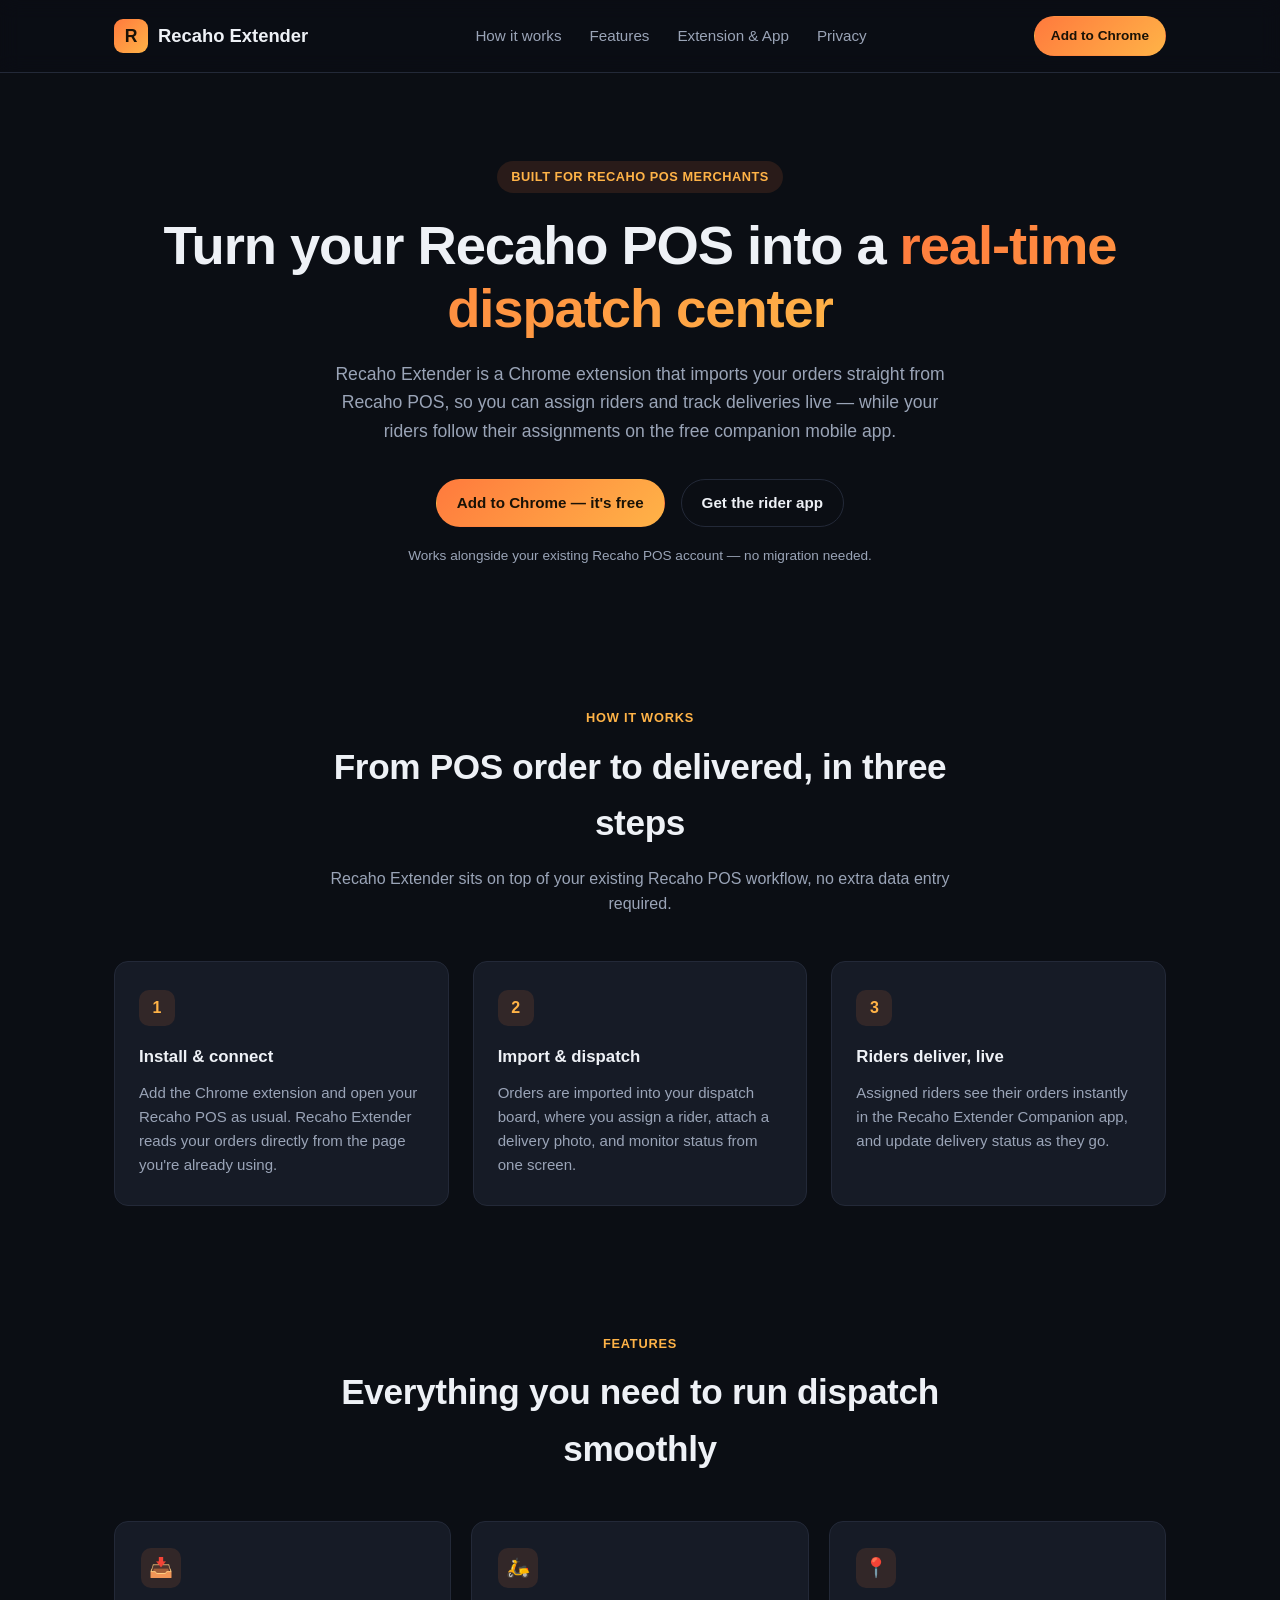
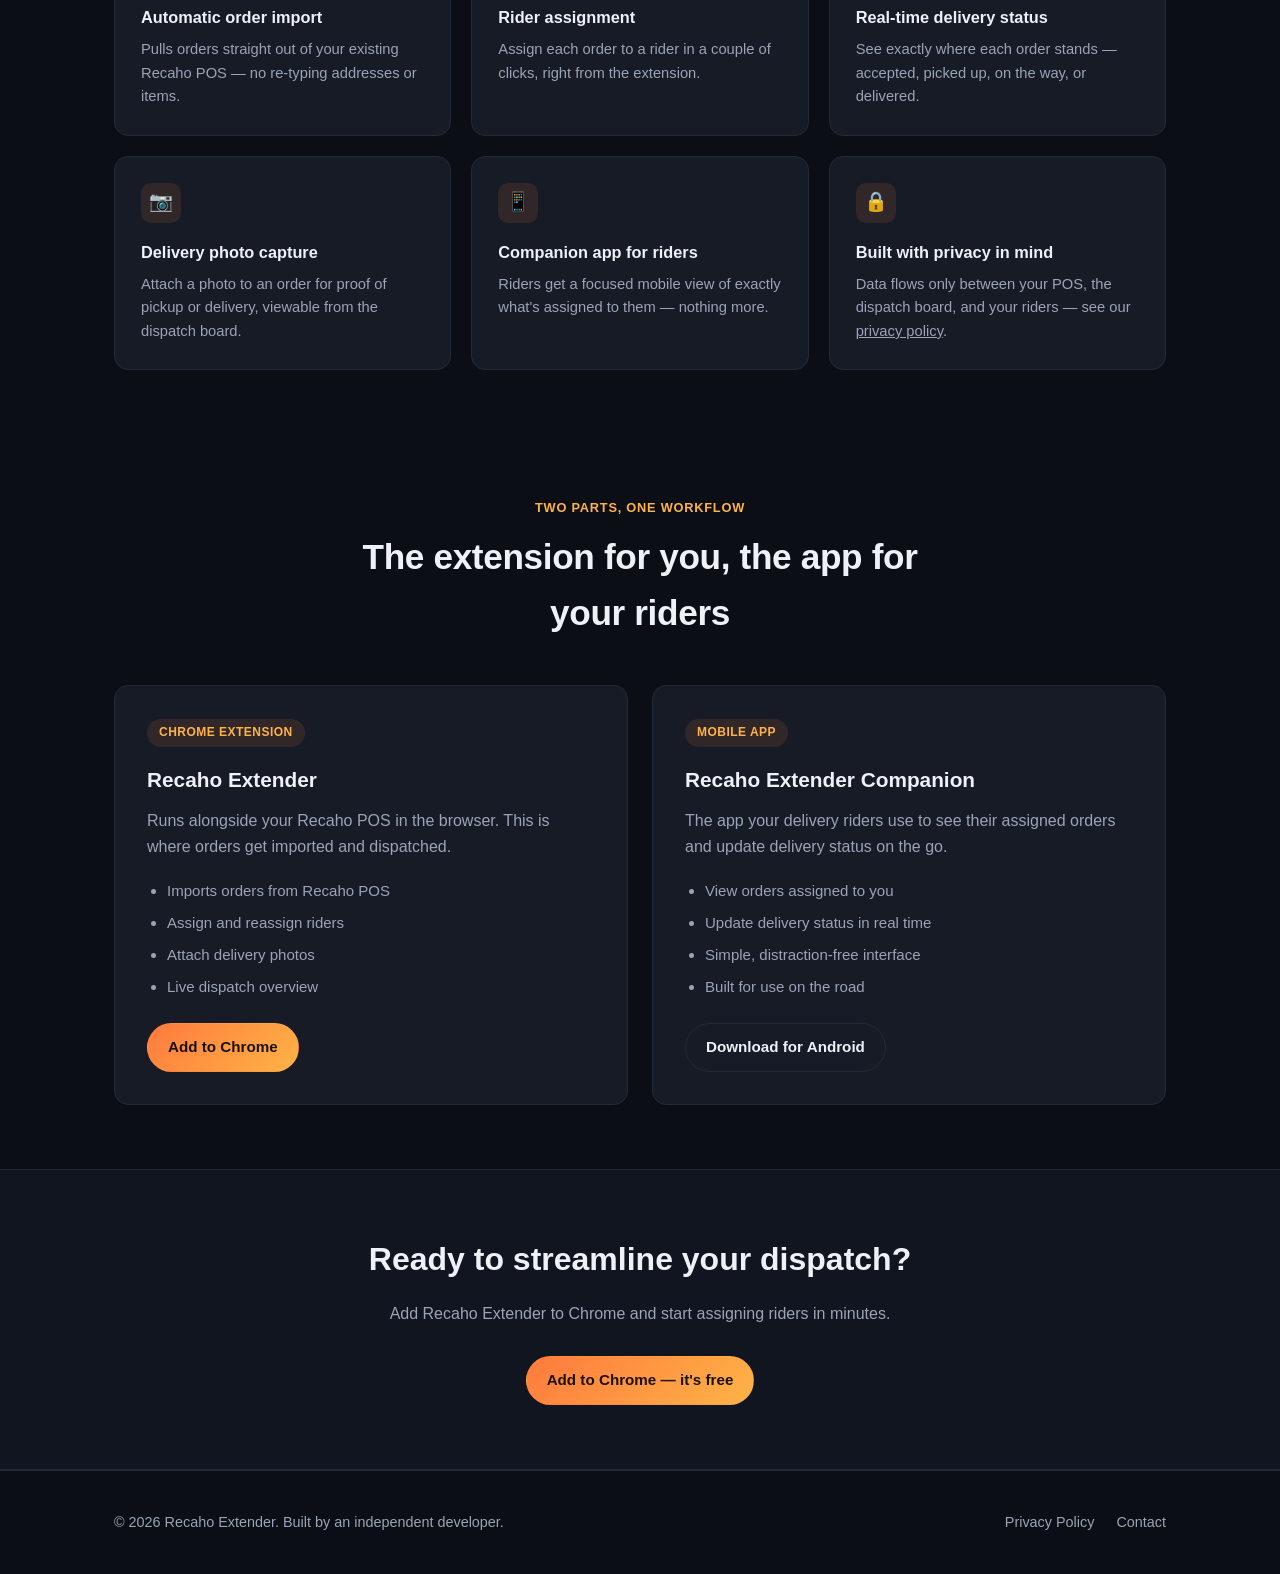
<file: index.html>
<!doctype html>
<html lang="en">
<head>
  <meta charset="utf-8" />
  <meta name="viewport" content="width=device-width, initial-scale=1" />
  <title>Recaho Extender — Dispatch &amp; Delivery for Recaho POS</title>
  <meta name="description" content="Recaho Extender imports orders from your Recaho POS, lets you assign riders and track deliveries in real time, with a mobile companion app for your delivery riders." />
  <link rel="icon" href="data:image/svg+xml,<svg xmlns=%22http://www.w3.org/2000/svg%22 viewBox=%220 0 100 100%22><rect width=%22100%22 height=%22100%22 rx=%2220%22 fill=%22%23ff7a3d%22/><text x=%2250%22 y=%2265%22 font-size=%2255%22 text-anchor=%22middle%22 fill=%22%231a1206%22 font-family=%22Arial%22 font-weight=%22bold%22>R</text></svg>" />
  <link rel="stylesheet" href="assets/styles.css" />
</head>
<body>
  <header class="site-header">
    <nav class="nav">
      <a class="brand" href="#top">
        <span class="logo-mark">R</span>
        Recaho Extender
      </a>
      <ul class="nav-links">
        <li><a href="#how-it-works">How it works</a></li>
        <li><a href="#features">Features</a></li>
        <li><a href="#products">Extension &amp; App</a></li>
        <li><a href="privacy.html">Privacy</a></li>
      </ul>
      <a class="btn btn-primary btn-small" href="https://chromewebstore.google.com/detail/nfelljkncpchifmicbcllhgelfajlhal?utm_source=item-share-cb" target="_blank" rel="noopener">Add to Chrome</a>
    </nav>
  </header>

  <main id="top">
    <section class="hero">
      <div class="container">
        <span class="eyebrow">Built for Recaho POS merchants</span>
        <h1>Turn your Recaho POS into a <span class="accent-text">real-time dispatch center</span></h1>
        <p class="lead">
          Recaho Extender is a Chrome extension that imports your orders straight from Recaho POS,
          so you can assign riders and track deliveries live — while your riders follow their
          assignments on the free companion mobile app.
        </p>
        <div class="hero-ctas">
          <a class="btn btn-primary" href="https://chromewebstore.google.com/detail/nfelljkncpchifmicbcllhgelfajlhal?utm_source=item-share-cb" target="_blank" rel="noopener">Add to Chrome — it's free</a>
          <a class="btn btn-secondary" href="#products">Get the rider app</a>
        </div>
        <p class="hero-note">Works alongside your existing Recaho POS account — no migration needed.</p>
      </div>
    </section>

    <section id="how-it-works">
      <div class="container">
        <div class="section-head">
          <span class="kicker">How it works</span>
          <h2>From POS order to delivered, in three steps</h2>
          <p>Recaho Extender sits on top of your existing Recaho POS workflow, no extra data entry required.</p>
        </div>
        <div class="steps">
          <div class="step-card">
            <div class="step-number">1</div>
            <h3>Install &amp; connect</h3>
            <p>Add the Chrome extension and open your Recaho POS as usual. Recaho Extender reads your orders directly from the page you're already using.</p>
          </div>
          <div class="step-card">
            <div class="step-number">2</div>
            <h3>Import &amp; dispatch</h3>
            <p>Orders are imported into your dispatch board, where you assign a rider, attach a delivery photo, and monitor status from one screen.</p>
          </div>
          <div class="step-card">
            <div class="step-number">3</div>
            <h3>Riders deliver, live</h3>
            <p>Assigned riders see their orders instantly in the Recaho Extender Companion app, and update delivery status as they go.</p>
          </div>
        </div>
      </div>
    </section>

    <section id="features">
      <div class="container">
        <div class="section-head">
          <span class="kicker">Features</span>
          <h2>Everything you need to run dispatch smoothly</h2>
        </div>
        <div class="features-grid">
          <div class="feature-card">
            <div class="feature-icon">📥</div>
            <h3>Automatic order import</h3>
            <p>Pulls orders straight out of your existing Recaho POS — no re-typing addresses or items.</p>
          </div>
          <div class="feature-card">
            <div class="feature-icon">🛵</div>
            <h3>Rider assignment</h3>
            <p>Assign each order to a rider in a couple of clicks, right from the extension.</p>
          </div>
          <div class="feature-card">
            <div class="feature-icon">📍</div>
            <h3>Real-time delivery status</h3>
            <p>See exactly where each order stands — accepted, picked up, on the way, or delivered.</p>
          </div>
          <div class="feature-card">
            <div class="feature-icon">📷</div>
            <h3>Delivery photo capture</h3>
            <p>Attach a photo to an order for proof of pickup or delivery, viewable from the dispatch board.</p>
          </div>
          <div class="feature-card">
            <div class="feature-icon">📱</div>
            <h3>Companion app for riders</h3>
            <p>Riders get a focused mobile view of exactly what's assigned to them — nothing more.</p>
          </div>
          <div class="feature-card">
            <div class="feature-icon">🔒</div>
            <h3>Built with privacy in mind</h3>
            <p>Data flows only between your POS, the dispatch board, and your riders — see our <a href="privacy.html">privacy policy</a>.</p>
          </div>
        </div>
      </div>
    </section>

    <section id="products">
      <div class="container">
        <div class="section-head">
          <span class="kicker">Two parts, one workflow</span>
          <h2>The extension for you, the app for your riders</h2>
        </div>
        <div class="products">
          <div class="product-card">
            <span class="tag">Chrome Extension</span>
            <h3>Recaho Extender</h3>
            <p>Runs alongside your Recaho POS in the browser. This is where orders get imported and dispatched.</p>
            <ul>
              <li>Imports orders from Recaho POS</li>
              <li>Assign and reassign riders</li>
              <li>Attach delivery photos</li>
              <li>Live dispatch overview</li>
            </ul>
            <a class="btn btn-primary" href="https://chromewebstore.google.com/detail/nfelljkncpchifmicbcllhgelfajlhal?utm_source=item-share-cb" target="_blank" rel="noopener">Add to Chrome</a>
          </div>
          <div class="product-card">
            <span class="tag">Mobile App</span>
            <h3>Recaho Extender Companion</h3>
            <p>The app your delivery riders use to see their assigned orders and update delivery status on the go.</p>
            <ul>
              <li>View orders assigned to you</li>
              <li>Update delivery status in real time</li>
              <li>Simple, distraction-free interface</li>
              <li>Built for use on the road</li>
            </ul>
            <a class="btn btn-secondary" href="https://play.google.com/store/apps/details?id=com.sabinsth.recahoextender&pcampaignid=web_share">Download for Android</a>
          </div>
        </div>
      </div>
    </section>

    <section class="cta-band">
      <div class="container">
        <h2>Ready to streamline your dispatch?</h2>
        <p>Add Recaho Extender to Chrome and start assigning riders in minutes.</p>
        <a class="btn btn-primary" href="https://chromewebstore.google.com/detail/nfelljkncpchifmicbcllhgelfajlhal?utm_source=item-share-cb" target="_blank" rel="noopener">Add to Chrome — it's free</a>
      </div>
    </section>
  </main>

  <footer class="site-footer">
    <div class="container footer-inner">
      <span>&copy; 2026 Recaho Extender. Built by an independent developer.</span>
      <ul class="footer-links">
        <li><a href="privacy.html">Privacy Policy</a></li>
        <li><a href="mailto:sabin.sth44@gmail.com">Contact</a></li>
      </ul>
    </div>
  </footer>
</body>
</html>
</file>
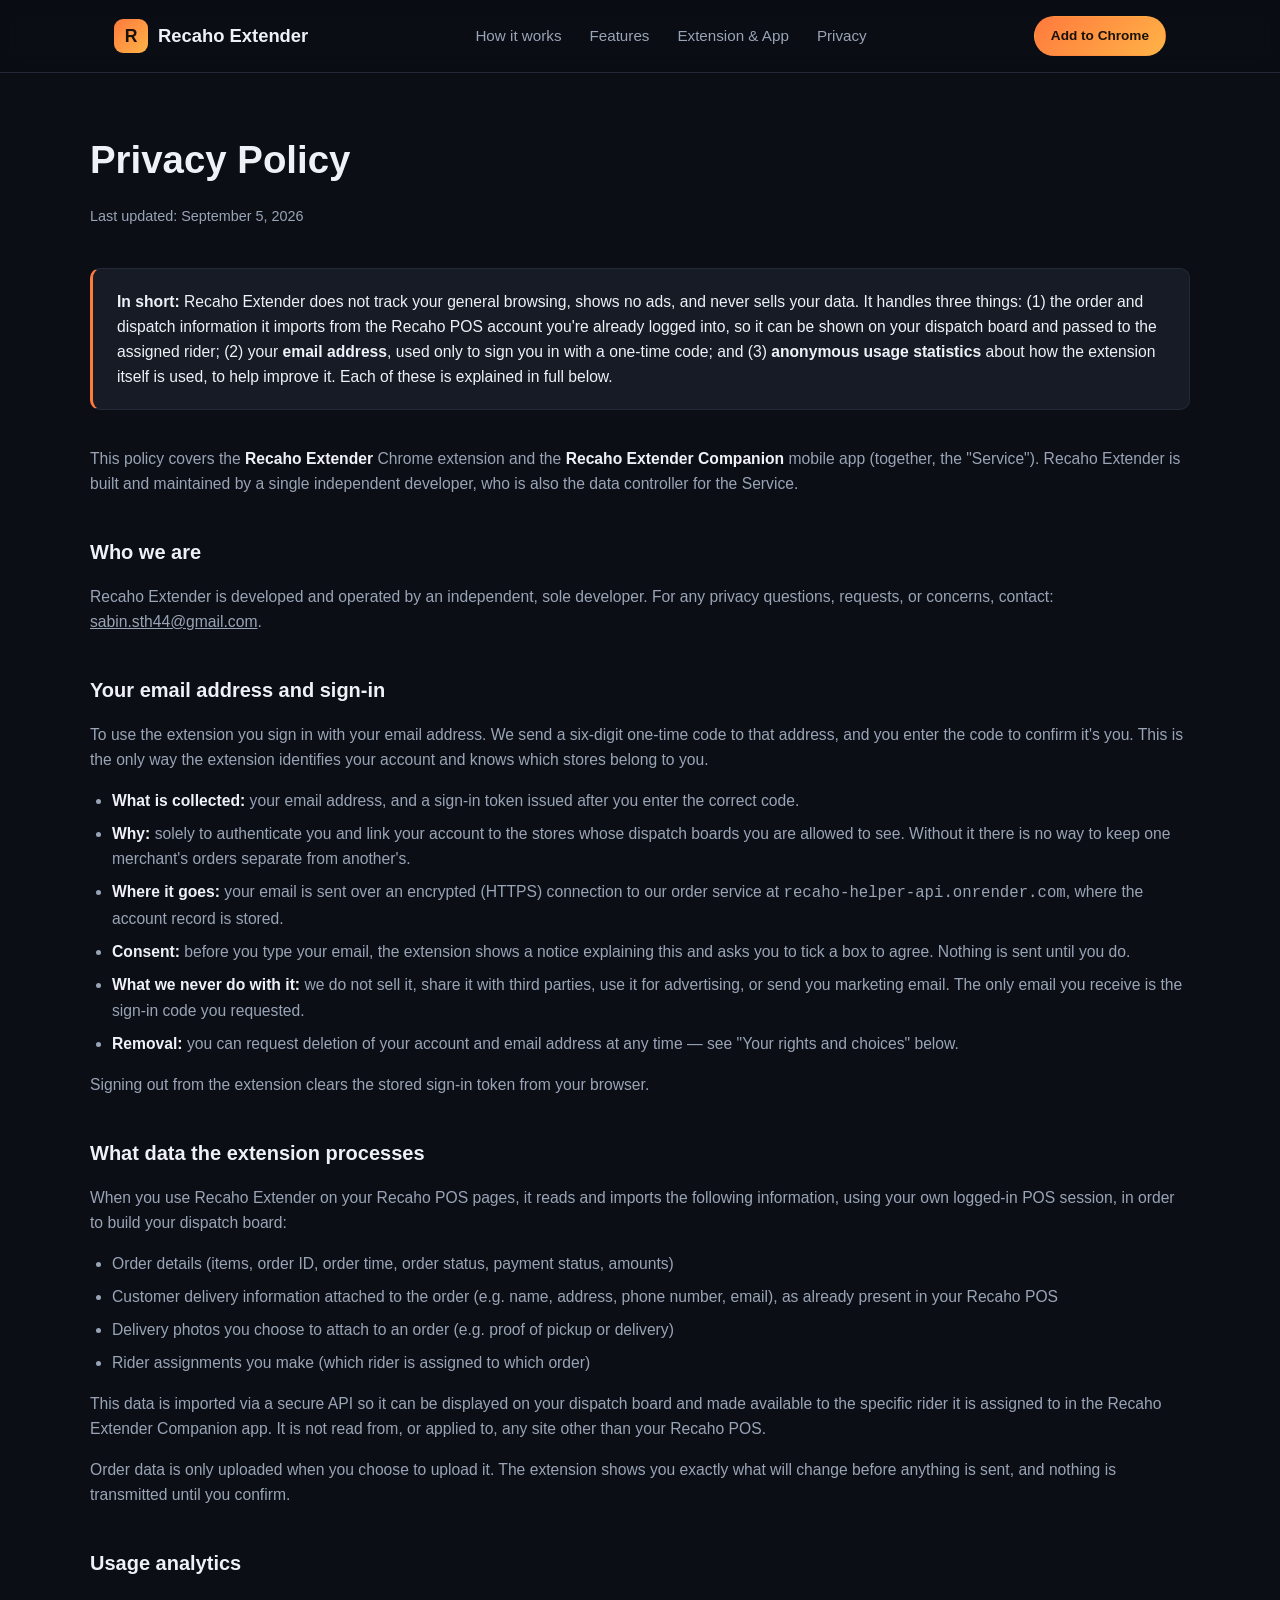
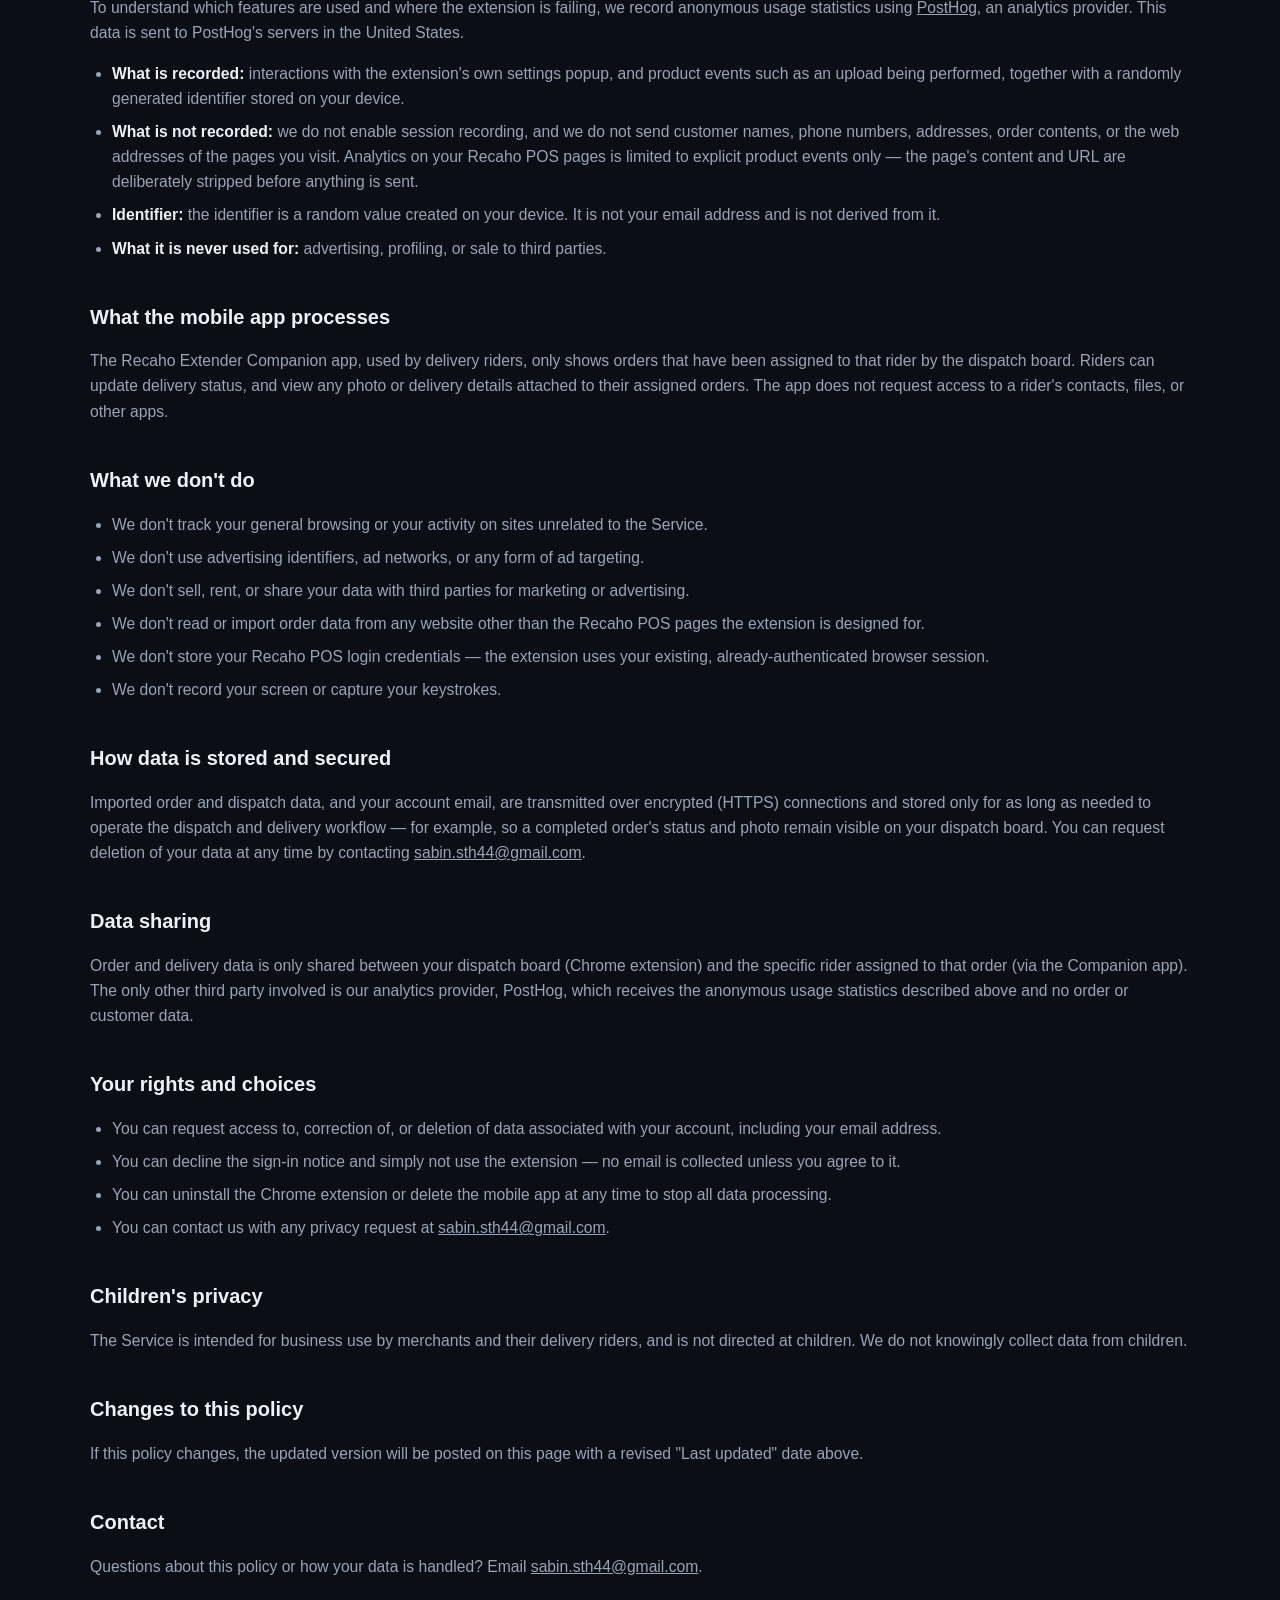
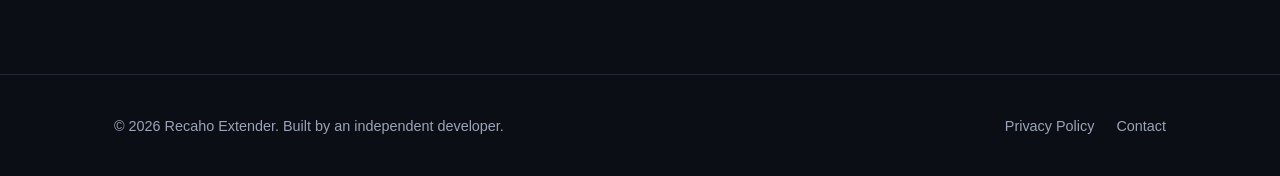
<file: privacy.html>
<!doctype html>
<html lang="en">
<head>
  <meta charset="utf-8" />
  <meta name="viewport" content="width=device-width, initial-scale=1" />
  <title>Privacy Policy — Recaho Extender</title>
  <meta name="description" content="Privacy policy for the Recaho Extender Chrome extension and the Recaho Extender Companion mobile app." />
  <link rel="icon" href="data:image/svg+xml,<svg xmlns=%22http://www.w3.org/2000/svg%22 viewBox=%220 0 100 100%22><rect width=%22100%22 height=%22100%22 rx=%2220%22 fill=%22%23ff7a3d%22/><text x=%2250%22 y=%2265%22 font-size=%2255%22 text-anchor=%22middle%22 fill=%22%231a1206%22 font-family=%22Arial%22 font-weight=%22bold%22>R</text></svg>" />
  <link rel="stylesheet" href="assets/styles.css" />
</head>
<body>
  <header class="site-header">
    <nav class="nav">
      <a class="brand" href="index.html">
        <span class="logo-mark">R</span>
        Recaho Extender
      </a>
      <ul class="nav-links">
        <li><a href="index.html#how-it-works">How it works</a></li>
        <li><a href="index.html#features">Features</a></li>
        <li><a href="index.html#products">Extension &amp; App</a></li>
        <li><a href="privacy.html">Privacy</a></li>
      </ul>
      <a class="btn btn-primary btn-small" href="https://chromewebstore.google.com/detail/nfelljkncpchifmicbcllhgelfajlhal?utm_source=item-share-cb" target="_blank" rel="noopener">Add to Chrome</a>
    </nav>
  </header>

  <main class="container policy">
    <h1>Privacy Policy</h1>
    <p class="updated">Last updated: September 5, 2026</p>

    <div class="summary-box">
      <p>
        <strong>In short:</strong> Recaho Extender does not track your general browsing, shows no
        ads, and never sells your data. It handles three things: (1) the order and dispatch
        information it imports from the Recaho POS account you're already logged into, so it can be
        shown on your dispatch board and passed to the assigned rider; (2) your
        <strong>email address</strong>, used only to sign you in with a one-time code; and
        (3) <strong>anonymous usage statistics</strong> about how the extension itself is used, to
        help improve it. Each of these is explained in full below.
      </p>
    </div>

    <p>
      This policy covers the <strong>Recaho Extender</strong> Chrome extension and the
      <strong>Recaho Extender Companion</strong> mobile app (together, the "Service"). Recaho
      Extender is built and maintained by a single independent developer, who is also the data
      controller for the Service.
    </p>

    <h2>Who we are</h2>
    <p>
      Recaho Extender is developed and operated by an independent, sole developer. For any privacy
      questions, requests, or concerns, contact:
      <a href="mailto:sabin.sth44@gmail.com">sabin.sth44@gmail.com</a>.
    </p>

    <h2>Your email address and sign-in</h2>
    <p>
      To use the extension you sign in with your email address. We send a six-digit one-time code to
      that address, and you enter the code to confirm it's you. This is the only way the extension
      identifies your account and knows which stores belong to you.
    </p>
    <ul>
      <li><strong>What is collected:</strong> your email address, and a sign-in token issued after
          you enter the correct code.</li>
      <li><strong>Why:</strong> solely to authenticate you and link your account to the stores whose
          dispatch boards you are allowed to see. Without it there is no way to keep one merchant's
          orders separate from another's.</li>
      <li><strong>Where it goes:</strong> your email is sent over an encrypted (HTTPS) connection to
          our order service at <code>recaho-helper-api.onrender.com</code>, where the account record
          is stored.</li>
      <li><strong>Consent:</strong> before you type your email, the extension shows a notice
          explaining this and asks you to tick a box to agree. Nothing is sent until you do.</li>
      <li><strong>What we never do with it:</strong> we do not sell it, share it with third parties,
          use it for advertising, or send you marketing email. The only email you receive is the
          sign-in code you requested.</li>
      <li><strong>Removal:</strong> you can request deletion of your account and email address at any
          time — see "Your rights and choices" below.</li>
    </ul>
    <p>
      Signing out from the extension clears the stored sign-in token from your browser.
    </p>

    <h2>What data the extension processes</h2>
    <p>
      When you use Recaho Extender on your Recaho POS pages, it reads and imports the following
      information, using your own logged-in POS session, in order to build your dispatch board:
    </p>
    <ul>
      <li>Order details (items, order ID, order time, order status, payment status, amounts)</li>
      <li>Customer delivery information attached to the order (e.g. name, address, phone number, email), as already present in your Recaho POS</li>
      <li>Delivery photos you choose to attach to an order (e.g. proof of pickup or delivery)</li>
      <li>Rider assignments you make (which rider is assigned to which order)</li>
    </ul>
    <p>
      This data is imported via a secure API so it can be displayed on your dispatch board and made
      available to the specific rider it is assigned to in the Recaho Extender Companion app. It is
      not read from, or applied to, any site other than your Recaho POS.
    </p>
    <p>
      Order data is only uploaded when you choose to upload it. The extension shows you exactly what
      will change before anything is sent, and nothing is transmitted until you confirm.
    </p>

    <h2>Usage analytics</h2>
    <p>
      To understand which features are used and where the extension is failing, we record anonymous
      usage statistics using <a href="https://posthog.com/privacy" target="_blank" rel="noopener">PostHog</a>,
      an analytics provider. This data is sent to PostHog's servers in the United States.
    </p>
    <ul>
      <li><strong>What is recorded:</strong> interactions with the extension's own settings popup,
          and product events such as an upload being performed, together with a randomly generated
          identifier stored on your device.</li>
      <li><strong>What is not recorded:</strong> we do not enable session recording, and we do not
          send customer names, phone numbers, addresses, order contents, or the web addresses of the
          pages you visit. Analytics on your Recaho POS pages is limited to explicit product events
          only — the page's content and URL are deliberately stripped before anything is sent.</li>
      <li><strong>Identifier:</strong> the identifier is a random value created on your device. It is
          not your email address and is not derived from it.</li>
      <li><strong>What it is never used for:</strong> advertising, profiling, or sale to third
          parties.</li>
    </ul>

    <h2>What the mobile app processes</h2>
    <p>
      The Recaho Extender Companion app, used by delivery riders, only shows orders that have been
      assigned to that rider by the dispatch board. Riders can update delivery status, and view any
      photo or delivery details attached to their assigned orders. The app does not request access
      to a rider's contacts, files, or other apps.
    </p>

    <h2>What we don't do</h2>
    <ul>
      <li>We don't track your general browsing or your activity on sites unrelated to the Service.</li>
      <li>We don't use advertising identifiers, ad networks, or any form of ad targeting.</li>
      <li>We don't sell, rent, or share your data with third parties for marketing or advertising.</li>
      <li>We don't read or import order data from any website other than the Recaho POS pages the extension is designed for.</li>
      <li>We don't store your Recaho POS login credentials — the extension uses your existing, already-authenticated browser session.</li>
      <li>We don't record your screen or capture your keystrokes.</li>
    </ul>

    <h2>How data is stored and secured</h2>
    <p>
      Imported order and dispatch data, and your account email, are transmitted over encrypted
      (HTTPS) connections and stored only for as long as needed to operate the dispatch and delivery
      workflow — for example, so a completed order's status and photo remain visible on your dispatch
      board. You can request deletion of your data at any time by contacting
      <a href="mailto:sabin.sth44@gmail.com">sabin.sth44@gmail.com</a>.
    </p>

    <h2>Data sharing</h2>
    <p>
      Order and delivery data is only shared between your dispatch board (Chrome extension) and the
      specific rider assigned to that order (via the Companion app). The only other third party
      involved is our analytics provider, PostHog, which receives the anonymous usage statistics
      described above and no order or customer data.
    </p>

    <h2>Your rights and choices</h2>
    <ul>
      <li>You can request access to, correction of, or deletion of data associated with your account, including your email address.</li>
      <li>You can decline the sign-in notice and simply not use the extension — no email is collected unless you agree to it.</li>
      <li>You can uninstall the Chrome extension or delete the mobile app at any time to stop all data processing.</li>
      <li>You can contact us with any privacy request at <a href="mailto:sabin.sth44@gmail.com">sabin.sth44@gmail.com</a>.</li>
    </ul>

    <h2>Children's privacy</h2>
    <p>
      The Service is intended for business use by merchants and their delivery riders, and is not
      directed at children. We do not knowingly collect data from children.
    </p>

    <h2>Changes to this policy</h2>
    <p>
      If this policy changes, the updated version will be posted on this page with a revised "Last
      updated" date above.
    </p>

    <h2>Contact</h2>
    <p>
      Questions about this policy or how your data is handled? Email
      <a href="mailto:sabin.sth44@gmail.com">sabin.sth44@gmail.com</a>.
    </p>
  </main>

  <footer class="site-footer">
    <div class="container footer-inner">
      <span>&copy; 2026 Recaho Extender. Built by an independent developer.</span>
      <ul class="footer-links">
        <li><a href="privacy.html">Privacy Policy</a></li>
        <li><a href="mailto:sabin.sth44@gmail.com">Contact</a></li>
      </ul>
    </div>
  </footer>
</body>
</html>
</file>
<file: assets/styles.css>
:root {
  --bg: #0b0e14;
  --bg-alt: #11151f;
  --card: #161b26;
  --border: #232938;
  --text: #eef1f6;
  --text-muted: #9aa4b7;
  --accent: #ff7a3d;
  --accent-2: #ffb347;
  --accent-soft: rgba(255, 122, 61, 0.12);
  --radius: 14px;
  --max-width: 1100px;
}

* {
  box-sizing: border-box;
}

html {
  scroll-behavior: smooth;
}

body {
  margin: 0;
  font-family: "Segoe UI", -apple-system, BlinkMacSystemFont, Roboto, Helvetica, Arial, sans-serif;
  background: var(--bg);
  color: var(--text);
  line-height: 1.6;
}

a {
  color: inherit;
}

img {
  max-width: 100%;
}

.container {
  max-width: var(--max-width);
  margin: 0 auto;
  padding: 0 24px;
}

/* Header */
header.site-header {
  position: sticky;
  top: 0;
  z-index: 20;
  background: rgba(11, 14, 20, 0.85);
  backdrop-filter: blur(10px);
  border-bottom: 1px solid var(--border);
}

.nav {
  display: flex;
  align-items: center;
  justify-content: space-between;
  padding: 16px 24px;
  max-width: var(--max-width);
  margin: 0 auto;
}

.brand {
  display: flex;
  align-items: center;
  gap: 10px;
  font-weight: 700;
  font-size: 1.15rem;
  text-decoration: none;
  color: var(--text);
}

.brand .logo-mark {
  width: 34px;
  height: 34px;
  border-radius: 9px;
  background: linear-gradient(135deg, var(--accent), var(--accent-2));
  display: flex;
  align-items: center;
  justify-content: center;
  font-size: 1.1rem;
  color: #1a1206;
  font-weight: 800;
}

.nav-links {
  display: flex;
  align-items: center;
  gap: 28px;
  list-style: none;
  margin: 0;
  padding: 0;
}

.nav-links a {
  text-decoration: none;
  color: var(--text-muted);
  font-size: 0.95rem;
  transition: color 0.15s ease;
}

.nav-links a:hover {
  color: var(--text);
}

.btn {
  display: inline-flex;
  align-items: center;
  gap: 8px;
  padding: 11px 20px;
  border-radius: 999px;
  font-weight: 600;
  font-size: 0.95rem;
  text-decoration: none;
  border: 1px solid transparent;
  cursor: pointer;
  transition: transform 0.15s ease, background 0.15s ease, border-color 0.15s ease;
}

.btn:hover {
  transform: translateY(-1px);
}

.btn-primary {
  background: linear-gradient(135deg, var(--accent), var(--accent-2));
  color: #1a1206;
}

.btn-secondary {
  background: transparent;
  border-color: var(--border);
  color: var(--text);
}

.btn-secondary:hover {
  border-color: var(--accent);
}

.btn-small {
  padding: 8px 16px;
  font-size: 0.85rem;
}

/* Hero */
.hero {
  padding: 88px 0 64px;
  text-align: center;
}

.eyebrow {
  display: inline-block;
  padding: 6px 14px;
  border-radius: 999px;
  background: var(--accent-soft);
  color: var(--accent-2);
  font-size: 0.8rem;
  font-weight: 700;
  letter-spacing: 0.04em;
  text-transform: uppercase;
  margin-bottom: 22px;
}

.hero h1 {
  font-size: clamp(2.1rem, 5vw, 3.4rem);
  line-height: 1.15;
  margin: 0 0 20px;
  font-weight: 800;
  letter-spacing: -0.02em;
}

.hero h1 .accent-text {
  background: linear-gradient(135deg, var(--accent), var(--accent-2));
  -webkit-background-clip: text;
  background-clip: text;
  color: transparent;
}

.hero p.lead {
  max-width: 640px;
  margin: 0 auto 34px;
  color: var(--text-muted);
  font-size: 1.1rem;
}

.hero-ctas {
  display: flex;
  align-items: center;
  justify-content: center;
  gap: 16px;
  flex-wrap: wrap;
}

.hero-note {
  margin-top: 18px;
  font-size: 0.85rem;
  color: var(--text-muted);
}

/* Sections */
section {
  padding: 64px 0;
}

.section-head {
  text-align: center;
  max-width: 620px;
  margin: 0 auto 44px;
}

.section-head .kicker {
  color: var(--accent-2);
  font-weight: 700;
  font-size: 0.8rem;
  text-transform: uppercase;
  letter-spacing: 0.06em;
  margin-bottom: 10px;
  display: block;
}

.section-head h2 {
  font-size: clamp(1.6rem, 3.5vw, 2.2rem);
  margin: 0 0 14px;
  font-weight: 800;
  letter-spacing: -0.01em;
}

.section-head p {
  color: var(--text-muted);
  margin: 0;
}

/* How it works */
.steps {
  display: grid;
  grid-template-columns: repeat(3, 1fr);
  gap: 24px;
}

.step-card {
  background: var(--card);
  border: 1px solid var(--border);
  border-radius: var(--radius);
  padding: 28px 24px;
}

.step-number {
  width: 36px;
  height: 36px;
  border-radius: 10px;
  background: var(--accent-soft);
  color: var(--accent-2);
  display: flex;
  align-items: center;
  justify-content: center;
  font-weight: 800;
  margin-bottom: 18px;
}

.step-card h3 {
  margin: 0 0 10px;
  font-size: 1.05rem;
}

.step-card p {
  margin: 0;
  color: var(--text-muted);
  font-size: 0.94rem;
}

/* Features grid */
.features-grid {
  display: grid;
  grid-template-columns: repeat(3, 1fr);
  gap: 20px;
}

.feature-card {
  background: var(--card);
  border: 1px solid var(--border);
  border-radius: var(--radius);
  padding: 26px;
}

.feature-icon {
  width: 40px;
  height: 40px;
  border-radius: 10px;
  background: var(--accent-soft);
  display: flex;
  align-items: center;
  justify-content: center;
  font-size: 1.2rem;
  margin-bottom: 16px;
}

.feature-card h3 {
  margin: 0 0 8px;
  font-size: 1.02rem;
}

.feature-card p {
  margin: 0;
  color: var(--text-muted);
  font-size: 0.92rem;
}

/* Two-product split */
.products {
  display: grid;
  grid-template-columns: 1fr 1fr;
  gap: 24px;
}

.product-card {
  background: var(--card);
  border: 1px solid var(--border);
  border-radius: var(--radius);
  padding: 32px;
}

.product-card .tag {
  display: inline-block;
  padding: 4px 12px;
  border-radius: 999px;
  background: var(--accent-soft);
  color: var(--accent-2);
  font-size: 0.75rem;
  font-weight: 700;
  text-transform: uppercase;
  letter-spacing: 0.04em;
  margin-bottom: 16px;
}

.product-card h3 {
  margin: 0 0 12px;
  font-size: 1.3rem;
}

.product-card p {
  color: var(--text-muted);
  margin: 0 0 20px;
}

.product-card ul {
  margin: 0 0 24px;
  padding-left: 20px;
  color: var(--text-muted);
  font-size: 0.94rem;
}

.product-card li {
  margin-bottom: 8px;
}

/* CTA band */
.cta-band {
  text-align: center;
  background: var(--bg-alt);
  border-top: 1px solid var(--border);
  border-bottom: 1px solid var(--border);
}

.cta-band h2 {
  font-size: clamp(1.5rem, 3vw, 2rem);
  margin: 0 0 16px;
}

.cta-band p {
  color: var(--text-muted);
  max-width: 520px;
  margin: 0 auto 30px;
}

/* Footer */
footer.site-footer {
  border-top: 1px solid var(--border);
  padding: 40px 0;
  color: var(--text-muted);
  font-size: 0.9rem;
}

.footer-inner {
  display: flex;
  align-items: center;
  justify-content: space-between;
  flex-wrap: wrap;
  gap: 16px;
}

.footer-links {
  display: flex;
  gap: 22px;
  list-style: none;
  padding: 0;
  margin: 0;
}

.footer-links a {
  text-decoration: none;
  color: var(--text-muted);
}

.footer-links a:hover {
  color: var(--text);
}

/* Policy page */
.policy {
  padding: 56px 0 80px;
}

.policy .updated {
  color: var(--text-muted);
  font-size: 0.9rem;
  margin-bottom: 40px;
}

.policy h1 {
  font-size: clamp(1.8rem, 4vw, 2.4rem);
  margin: 0 0 10px;
  font-weight: 800;
}

.policy h2 {
  font-size: 1.25rem;
  margin: 40px 0 12px;
  font-weight: 700;
}

.policy p, .policy li {
  color: var(--text-muted);
  font-size: 0.98rem;
}

.policy ul {
  padding-left: 22px;
}

.policy li {
  margin-bottom: 8px;
}

.policy strong {
  color: var(--text);
}

.summary-box {
  background: var(--card);
  border: 1px solid var(--border);
  border-left: 3px solid var(--accent);
  border-radius: 10px;
  padding: 20px 24px;
  margin: 24px 0 36px;
}

.summary-box p {
  margin: 0;
  color: var(--text);
}

@media (max-width: 860px) {
  .steps,
  .features-grid,
  .products {
    grid-template-columns: 1fr;
  }

  .nav-links {
    display: none;
  }

  .footer-inner {
    flex-direction: column;
    align-items: flex-start;
  }
}
</file>
